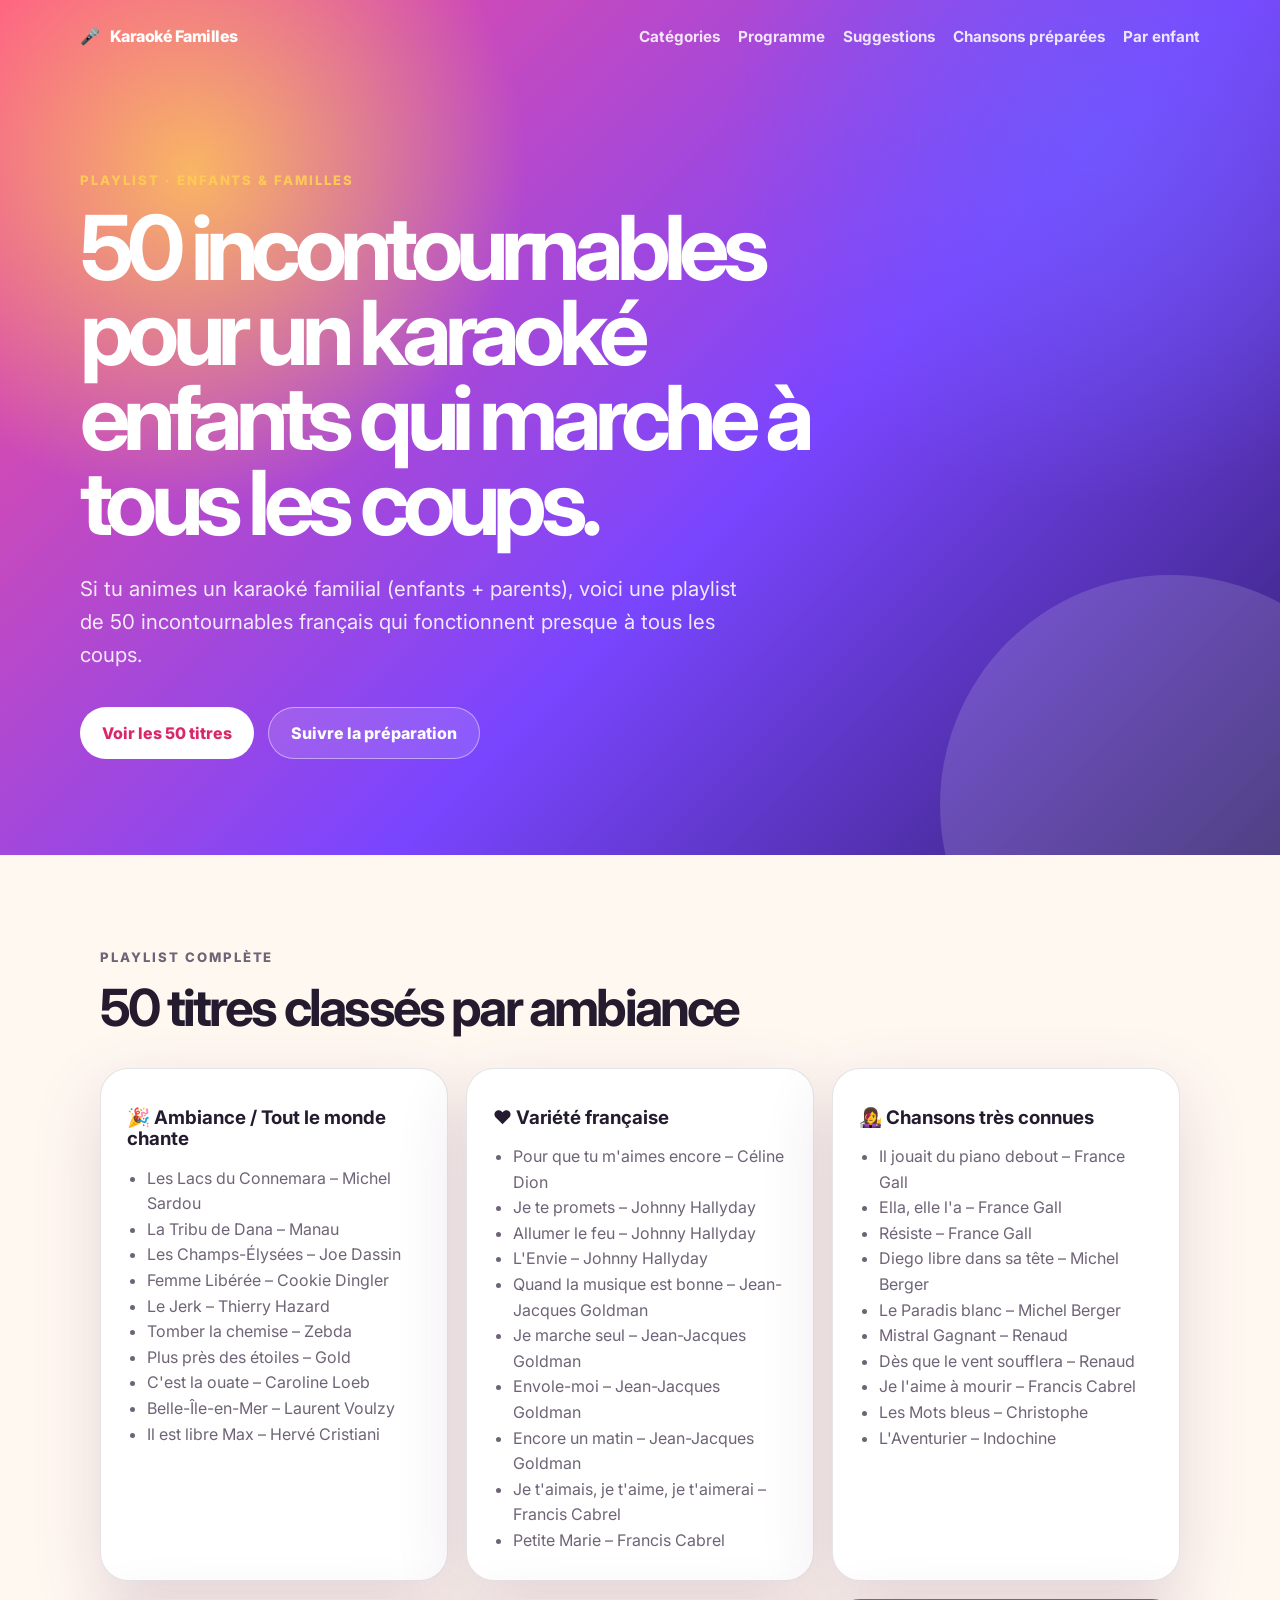
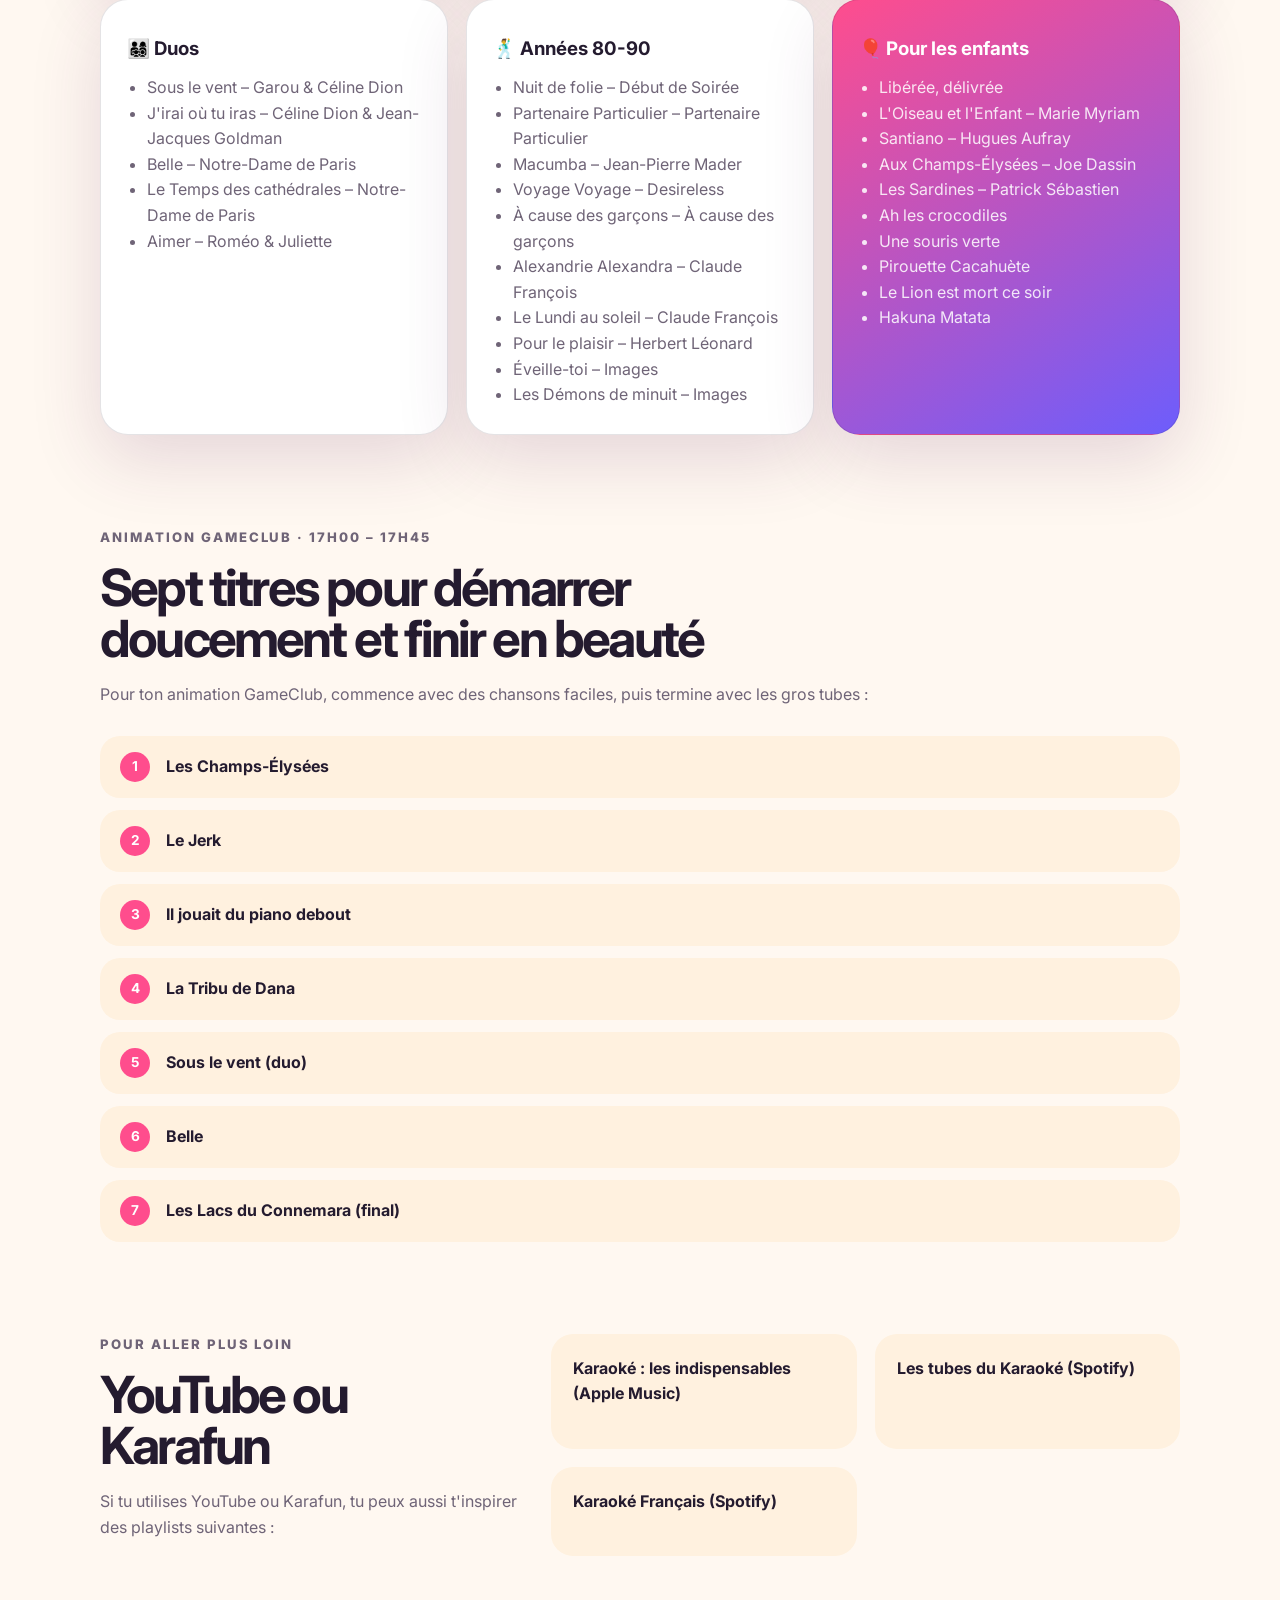
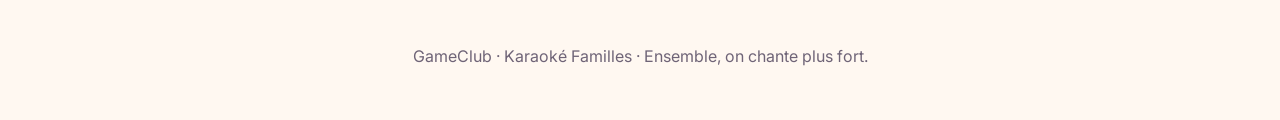
<file: index.html>
<!doctype html>
<html lang="fr">
  <head>
    <meta charset="utf-8" />
    <meta name="viewport" content="width=device-width, initial-scale=1" />
    <meta
      name="description"
      content="Playlist Karaoké Enfants : 50 titres français incontournables pour animer un karaoké familial, avec un programme prêt à l'emploi pour le GameClub."
    />
    <title>Playlist Karaoké Enfants – GameClub</title>
    <link rel="preconnect" href="https://fonts.googleapis.com" />
    <link rel="preconnect" href="https://fonts.gstatic.com" crossorigin />
    <link
      href="https://fonts.googleapis.com/css2?family=Inter:wght@400;600;700;800&display=swap"
      rel="stylesheet"
    />
    <link rel="stylesheet" href="styles.css" />
  </head>
  <body>
    <header class="hero">
      <nav class="navbar" aria-label="Navigation principale">
        <a class="logo" href="index.html" aria-label="Retour à l'accueil">
          <span aria-hidden="true">🎤</span>
          <span>Karaoké Familles</span>
        </a>
        <div class="nav-links">
          <a href="#categories">Catégories</a>
          <a href="#programme">Programme</a>
          <a href="#suggestions">Suggestions</a>
          <a href="preparation.html">Chansons préparées</a>
          <a href="enfants.html">Par enfant</a>
        </div>
      </nav>

      <section id="top" class="hero-content">
        <p class="eyebrow">Playlist · Enfants & familles</p>
        <h1>50 incontournables pour un karaoké enfants qui marche à tous les coups.</h1>
        <p class="hero-text">
          Si tu animes un karaoké familial (enfants + parents), voici une
          playlist de 50 incontournables français qui fonctionnent presque à
          tous les coups.
        </p>
        <div class="hero-actions">
          <a class="button button-primary" href="#categories">Voir les 50 titres</a>
          <a class="button button-secondary" href="preparation.html">Suivre la préparation</a>
        </div>
      </section>
    </header>

    <main>
      <section id="categories" class="section playlist-section" aria-labelledby="categories-title">
        <p class="section-kicker">Playlist complète</p>
        <h2 id="categories-title">50 titres classés par ambiance</h2>
        <div class="playlist-grid category-grid">
          <article class="playlist-card">
            <h3>🎉 Ambiance / Tout le monde chante</h3>
            <ul>
              <li>Les Lacs du Connemara – Michel Sardou</li>
              <li>La Tribu de Dana – Manau</li>
              <li>Les Champs-Élysées – Joe Dassin</li>
              <li>Femme Libérée – Cookie Dingler</li>
              <li>Le Jerk – Thierry Hazard</li>
              <li>Tomber la chemise – Zebda</li>
              <li>Plus près des étoiles – Gold</li>
              <li>C'est la ouate – Caroline Loeb</li>
              <li>Belle-Île-en-Mer – Laurent Voulzy</li>
              <li>Il est libre Max – Hervé Cristiani</li>
            </ul>
          </article>
          <article class="playlist-card">
            <h3>❤️ Variété française</h3>
            <ul>
              <li>Pour que tu m'aimes encore – Céline Dion</li>
              <li>Je te promets – Johnny Hallyday</li>
              <li>Allumer le feu – Johnny Hallyday</li>
              <li>L'Envie – Johnny Hallyday</li>
              <li>Quand la musique est bonne – Jean-Jacques Goldman</li>
              <li>Je marche seul – Jean-Jacques Goldman</li>
              <li>Envole-moi – Jean-Jacques Goldman</li>
              <li>Encore un matin – Jean-Jacques Goldman</li>
              <li>Je t'aimais, je t'aime, je t'aimerai – Francis Cabrel</li>
              <li>Petite Marie – Francis Cabrel</li>
            </ul>
          </article>
          <article class="playlist-card">
            <h3>👩‍🎤 Chansons très connues</h3>
            <ul>
              <li>Il jouait du piano debout – France Gall</li>
              <li>Ella, elle l'a – France Gall</li>
              <li>Résiste – France Gall</li>
              <li>Diego libre dans sa tête – Michel Berger</li>
              <li>Le Paradis blanc – Michel Berger</li>
              <li>Mistral Gagnant – Renaud</li>
              <li>Dès que le vent soufflera – Renaud</li>
              <li>Je l'aime à mourir – Francis Cabrel</li>
              <li>Les Mots bleus – Christophe</li>
              <li>L'Aventurier – Indochine</li>
            </ul>
          </article>
          <article class="playlist-card">
            <h3>👨‍👩‍👧‍👦 Duos</h3>
            <ul>
              <li>Sous le vent – Garou & Céline Dion</li>
              <li>J'irai où tu iras – Céline Dion & Jean-Jacques Goldman</li>
              <li>Belle – Notre-Dame de Paris</li>
              <li>Le Temps des cathédrales – Notre-Dame de Paris</li>
              <li>Aimer – Roméo & Juliette</li>
            </ul>
          </article>
          <article class="playlist-card">
            <h3>🕺 Années 80-90</h3>
            <ul>
              <li>Nuit de folie – Début de Soirée</li>
              <li>Partenaire Particulier – Partenaire Particulier</li>
              <li>Macumba – Jean-Pierre Mader</li>
              <li>Voyage Voyage – Desireless</li>
              <li>À cause des garçons – À cause des garçons</li>
              <li>Alexandrie Alexandra – Claude François</li>
              <li>Le Lundi au soleil – Claude François</li>
              <li>Pour le plaisir – Herbert Léonard</li>
              <li>Éveille-toi – Images</li>
              <li>Les Démons de minuit – Images</li>
            </ul>
          </article>
          <article class="playlist-card highlight-card">
            <h3>🎈 Pour les enfants</h3>
            <ul>
              <li>Libérée, délivrée</li>
              <li>L'Oiseau et l'Enfant – Marie Myriam</li>
              <li>Santiano – Hugues Aufray</li>
              <li>Aux Champs-Élysées – Joe Dassin</li>
              <li>Les Sardines – Patrick Sébastien</li>
              <li>Ah les crocodiles</li>
              <li>Une souris verte</li>
              <li>Pirouette Cacahuète</li>
              <li>Le Lion est mort ce soir</li>
              <li>Hakuna Matata</li>
            </ul>
          </article>
        </div>
      </section>

      <section id="programme" class="section" aria-labelledby="programme-title">
        <p class="section-kicker">Animation GameClub · 17h00 – 17h45</p>
        <h2 id="programme-title">Sept titres pour démarrer doucement et finir en beauté</h2>
        <p>
          Pour ton animation GameClub, commence avec des chansons faciles,
          puis termine avec les gros tubes :
        </p>
        <ol class="numbered-list">
          <li>Les Champs-Élysées</li>
          <li>Le Jerk</li>
          <li>Il jouait du piano debout</li>
          <li>La Tribu de Dana</li>
          <li>Sous le vent (duo)</li>
          <li>Belle</li>
          <li>Les Lacs du Connemara (final)</li>
        </ol>
      </section>

      <section id="suggestions" class="section tips-section" aria-labelledby="suggestions-title">
        <div>
          <p class="section-kicker">Pour aller plus loin</p>
          <h2 id="suggestions-title">YouTube ou Karafun</h2>
          <p>
            Si tu utilises YouTube ou Karafun, tu peux aussi t'inspirer des
            playlists suivantes :
          </p>
        </div>
        <div class="tips-grid">
          <p>Karaoké : les indispensables (Apple Music)</p>
          <p>Les tubes du Karaoké (Spotify)</p>
          <p>Karaoké Français (Spotify)</p>
        </div>
      </section>
    </main>

    <footer class="footer">
      <p>GameClub · Karaoké Familles · Ensemble, on chante plus fort.</p>
    </footer>
  </body>
</html>
</file>
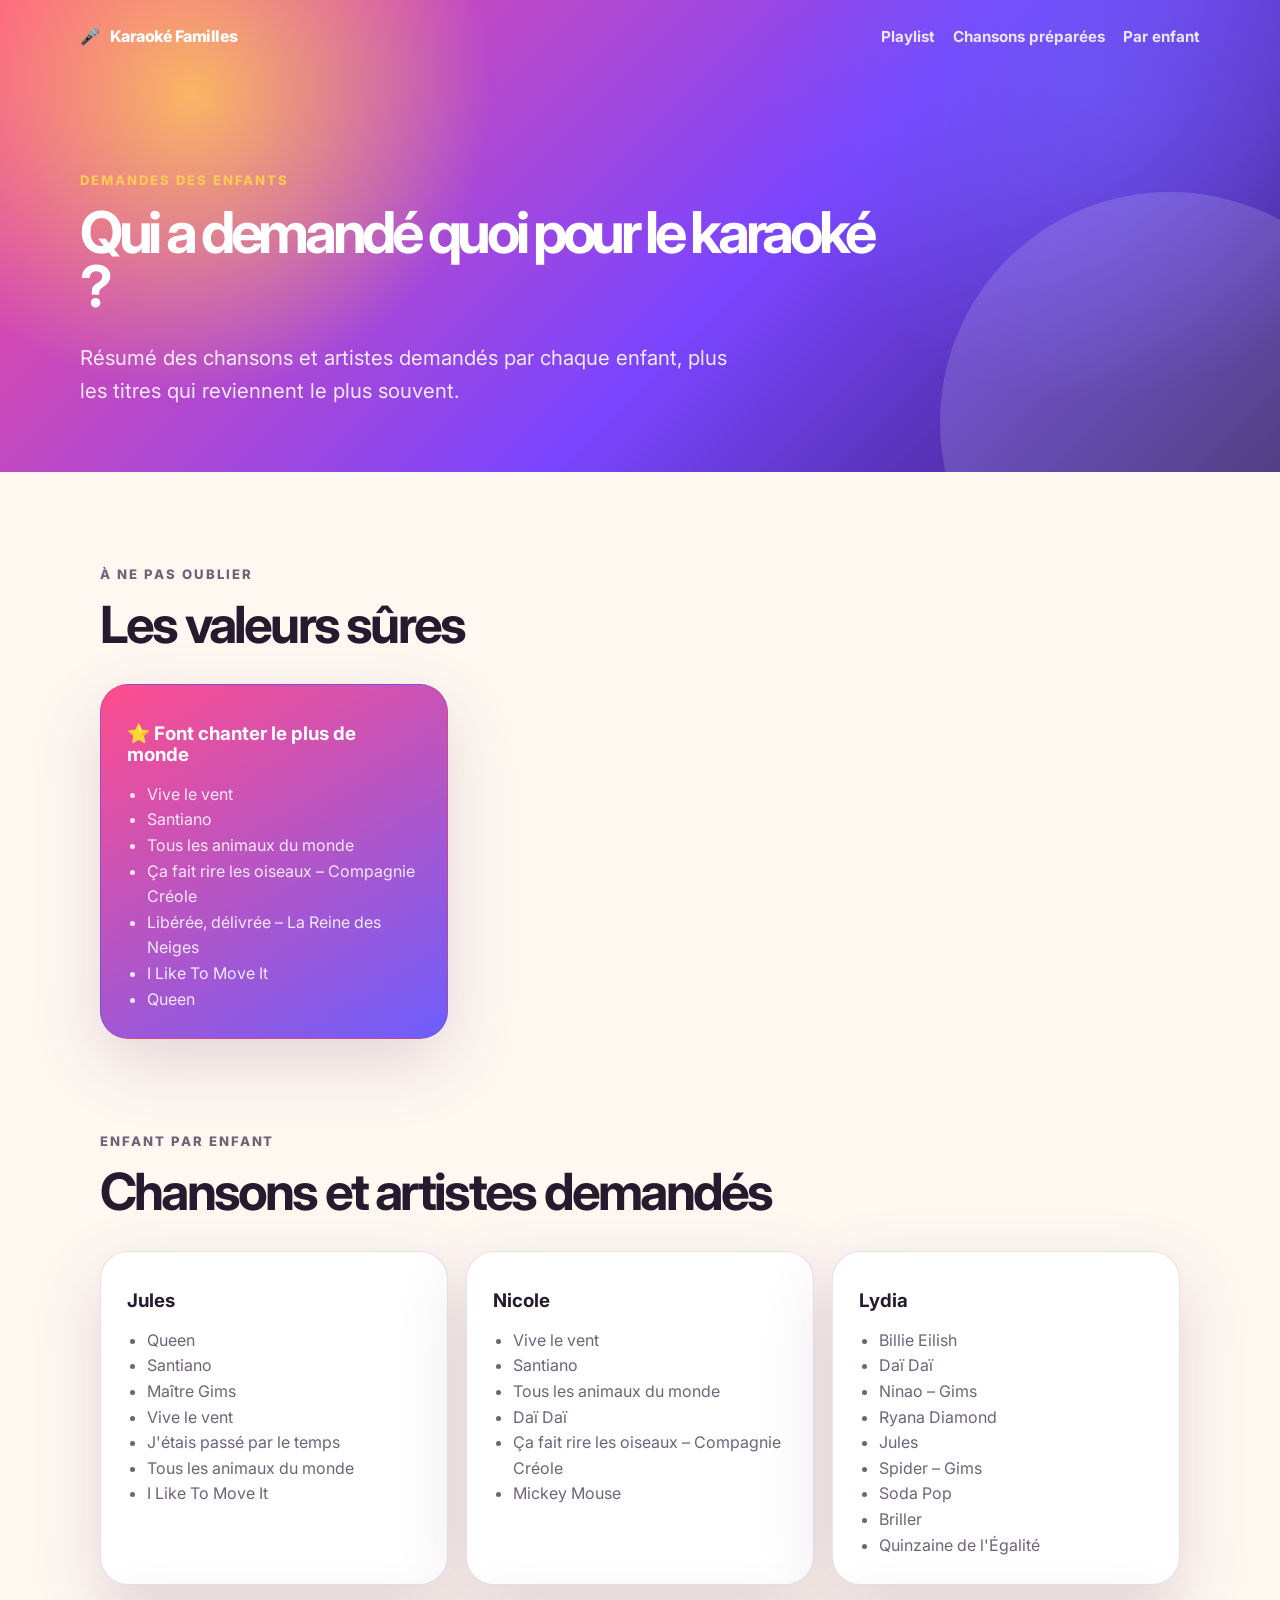
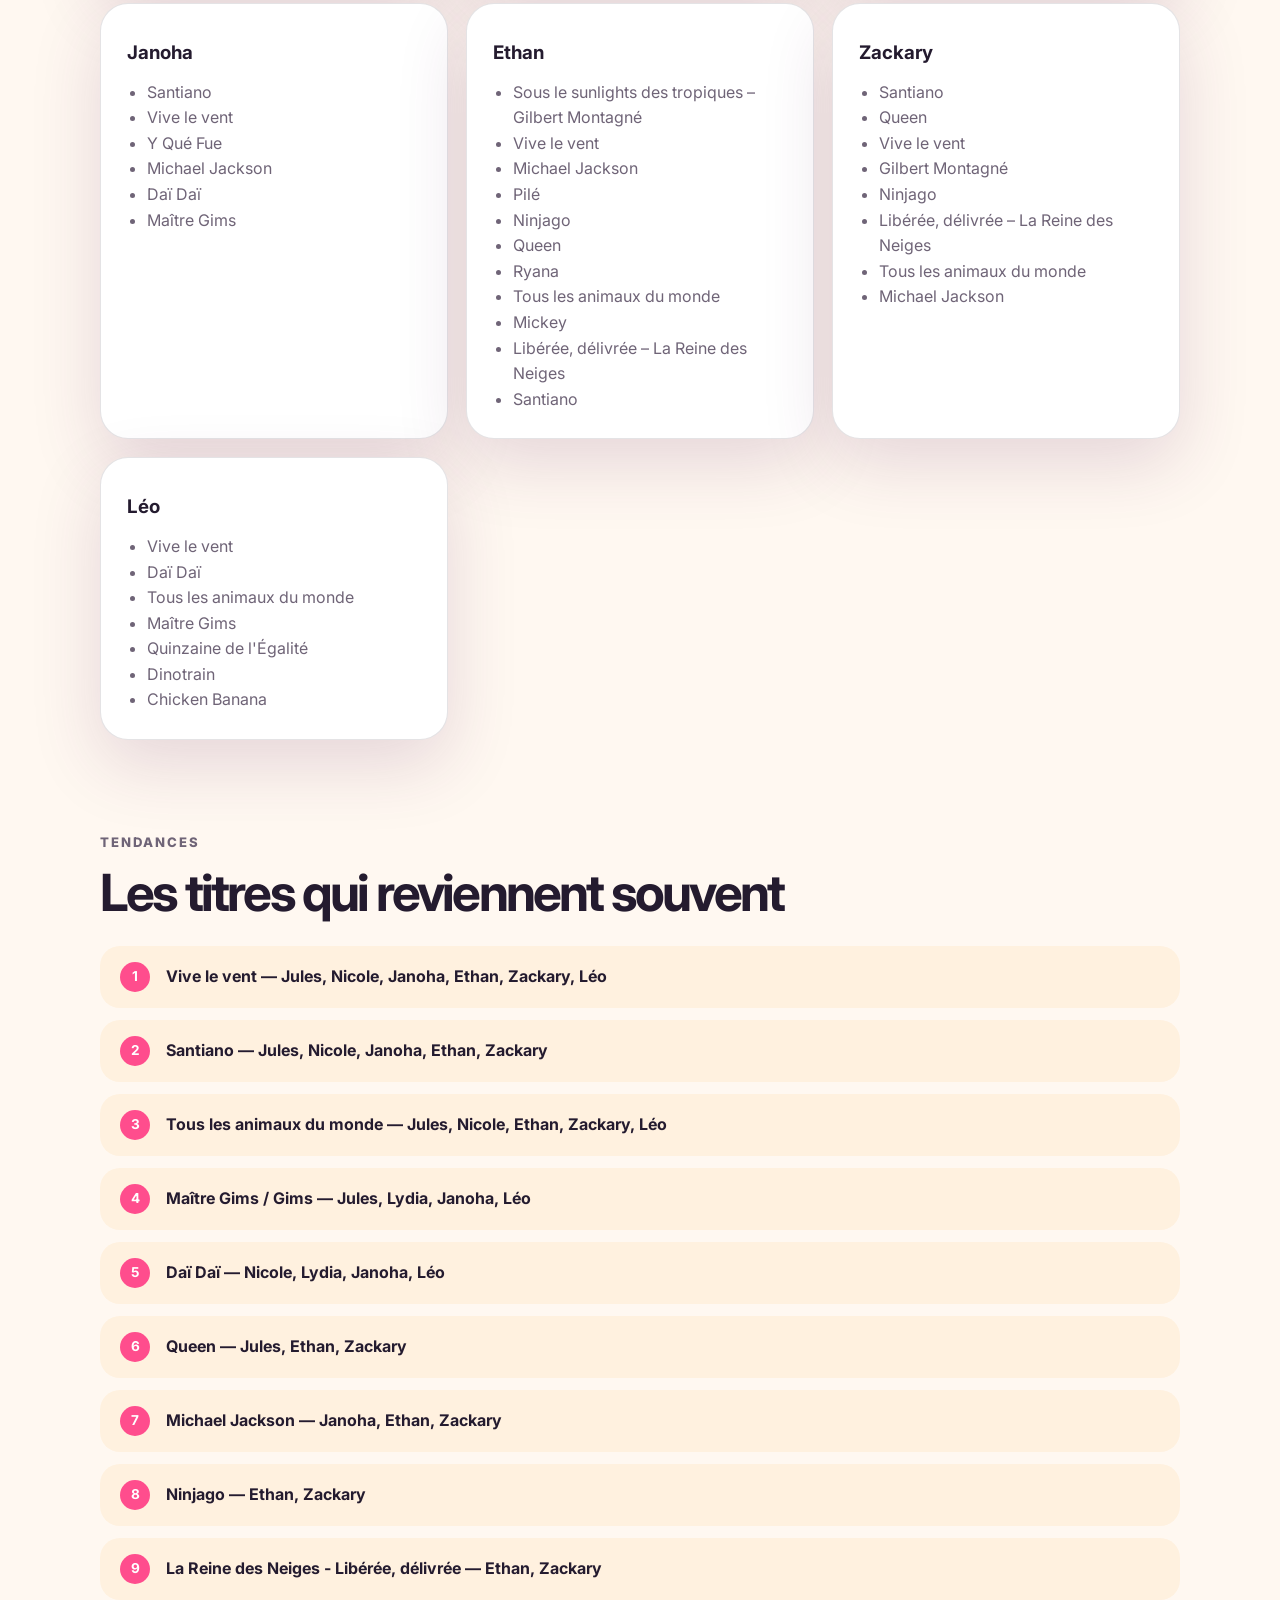
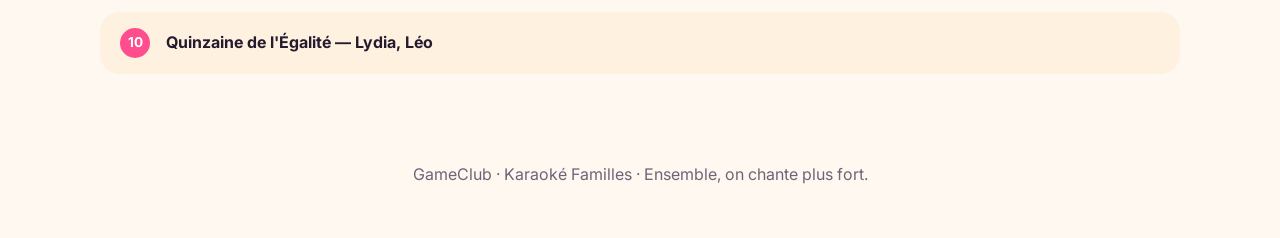
<file: enfants.html>
<!doctype html>
<html lang="fr">
  <head>
    <meta charset="utf-8" />
    <meta name="viewport" content="width=device-width, initial-scale=1" />
    <meta
      name="description"
      content="Chansons demandées par chaque enfant pour le karaoké GameClub, plus les valeurs sûres qui font chanter tout le monde."
    />
    <title>Chansons par enfant – Playlist Karaoké Enfants</title>
    <link rel="preconnect" href="https://fonts.googleapis.com" />
    <link rel="preconnect" href="https://fonts.gstatic.com" crossorigin />
    <link
      href="https://fonts.googleapis.com/css2?family=Inter:wght@400;600;700;800&display=swap"
      rel="stylesheet"
    />
    <link rel="stylesheet" href="styles.css" />
  </head>
  <body>
    <header class="hero hero-compact">
      <nav class="navbar" aria-label="Navigation principale">
        <a class="logo" href="index.html" aria-label="Retour à la playlist">
          <span aria-hidden="true">🎤</span>
          <span>Karaoké Familles</span>
        </a>
        <div class="nav-links">
          <a href="index.html">Playlist</a>
          <a href="preparation.html">Chansons préparées</a>
          <a href="enfants.html">Par enfant</a>
        </div>
      </nav>

      <section id="top" class="hero-content">
        <p class="eyebrow">Demandes des enfants</p>
        <h1>Qui a demandé quoi pour le karaoké ?</h1>
        <p class="hero-text">
          Résumé des chansons et artistes demandés par chaque enfant, plus les
          titres qui reviennent le plus souvent.
        </p>
      </section>
    </header>

    <main>
      <section id="valeurs-sures" class="section playlist-section" aria-labelledby="valeurs-sures-title">
        <p class="section-kicker">À ne pas oublier</p>
        <h2 id="valeurs-sures-title">Les valeurs sûres</h2>
        <div class="playlist-grid category-grid">
          <article class="playlist-card highlight-card">
            <h3>⭐ Font chanter le plus de monde</h3>
            <ul>
              <li>Vive le vent</li>
              <li>Santiano</li>
              <li>Tous les animaux du monde</li>
              <li>Ça fait rire les oiseaux – Compagnie Créole</li>
              <li>Libérée, délivrée – La Reine des Neiges</li>
              <li>I Like To Move It</li>
              <li>Queen</li>
            </ul>
          </article>
        </div>
      </section>

      <section id="par-enfant" class="section playlist-section" aria-labelledby="par-enfant-title">
        <p class="section-kicker">Enfant par enfant</p>
        <h2 id="par-enfant-title">Chansons et artistes demandés</h2>
        <div class="playlist-grid category-grid">
          <article class="playlist-card">
            <h3>Jules</h3>
            <ul>
              <li>Queen</li>
              <li>Santiano</li>
              <li>Maître Gims</li>
              <li>Vive le vent</li>
              <li>J'étais passé par le temps</li>
              <li>Tous les animaux du monde</li>
              <li>I Like To Move It</li>
            </ul>
          </article>
          <article class="playlist-card">
            <h3>Nicole</h3>
            <ul>
              <li>Vive le vent</li>
              <li>Santiano</li>
              <li>Tous les animaux du monde</li>
              <li>Daï Daï</li>
              <li>Ça fait rire les oiseaux – Compagnie Créole</li>
              <li>Mickey Mouse</li>
            </ul>
          </article>
          <article class="playlist-card">
            <h3>Lydia</h3>
            <ul>
              <li>Billie Eilish</li>
              <li>Daï Daï</li>
              <li>Ninao – Gims</li>
              <li>Ryana Diamond</li>
              <li>Jules</li>
              <li>Spider – Gims</li>
              <li>Soda Pop</li>
              <li>Briller</li>
              <li>Quinzaine de l'Égalité</li>
            </ul>
          </article>
          <article class="playlist-card">
            <h3>Janoha</h3>
            <ul>
              <li>Santiano</li>
              <li>Vive le vent</li>
              <li>Y Qué Fue</li>
              <li>Michael Jackson</li>
              <li>Daï Daï</li>
              <li>Maître Gims</li>
            </ul>
          </article>
          <article class="playlist-card">
            <h3>Ethan</h3>
            <ul>
              <li>Sous le sunlights des tropiques – Gilbert Montagné</li>
              <li>Vive le vent</li>
              <li>Michael Jackson</li>
              <li>Pilé</li>
              <li>Ninjago</li>
              <li>Queen</li>
              <li>Ryana</li>
              <li>Tous les animaux du monde</li>
              <li>Mickey</li>
              <li>Libérée, délivrée – La Reine des Neiges</li>
              <li>Santiano</li>
            </ul>
          </article>
          <article class="playlist-card">
            <h3>Zackary</h3>
            <ul>
              <li>Santiano</li>
              <li>Queen</li>
              <li>Vive le vent</li>
              <li>Gilbert Montagné</li>
              <li>Ninjago</li>
              <li>Libérée, délivrée – La Reine des Neiges</li>
              <li>Tous les animaux du monde</li>
              <li>Michael Jackson</li>
            </ul>
          </article>
          <article class="playlist-card">
            <h3>Léo</h3>
            <ul>
              <li>Vive le vent</li>
              <li>Daï Daï</li>
              <li>Tous les animaux du monde</li>
              <li>Maître Gims</li>
              <li>Quinzaine de l'Égalité</li>
              <li>Dinotrain</li>
              <li>Chicken Banana</li>
            </ul>
          </article>
        </div>
      </section>

      <section id="frequence" class="section" aria-labelledby="frequence-title">
        <p class="section-kicker">Tendances</p>
        <h2 id="frequence-title">Les titres qui reviennent souvent</h2>
        <ol class="numbered-list">
          <li>Vive le vent — Jules, Nicole, Janoha, Ethan, Zackary, Léo</li>
          <li>Santiano — Jules, Nicole, Janoha, Ethan, Zackary</li>
          <li>Tous les animaux du monde — Jules, Nicole, Ethan, Zackary, Léo</li>
          <li>Maître Gims / Gims — Jules, Lydia, Janoha, Léo</li>
          <li>Daï Daï — Nicole, Lydia, Janoha, Léo</li>
          <li>Queen — Jules, Ethan, Zackary</li>
          <li>Michael Jackson — Janoha, Ethan, Zackary</li>
          <li>Ninjago — Ethan, Zackary</li>
          <li>La Reine des Neiges - Libérée, délivrée — Ethan, Zackary</li>
          <li>Quinzaine de l'Égalité — Lydia, Léo</li>
        </ol>
      </section>
    </main>

    <footer class="footer">
      <p>GameClub · Karaoké Familles · Ensemble, on chante plus fort.</p>
    </footer>
  </body>
</html>
</file>
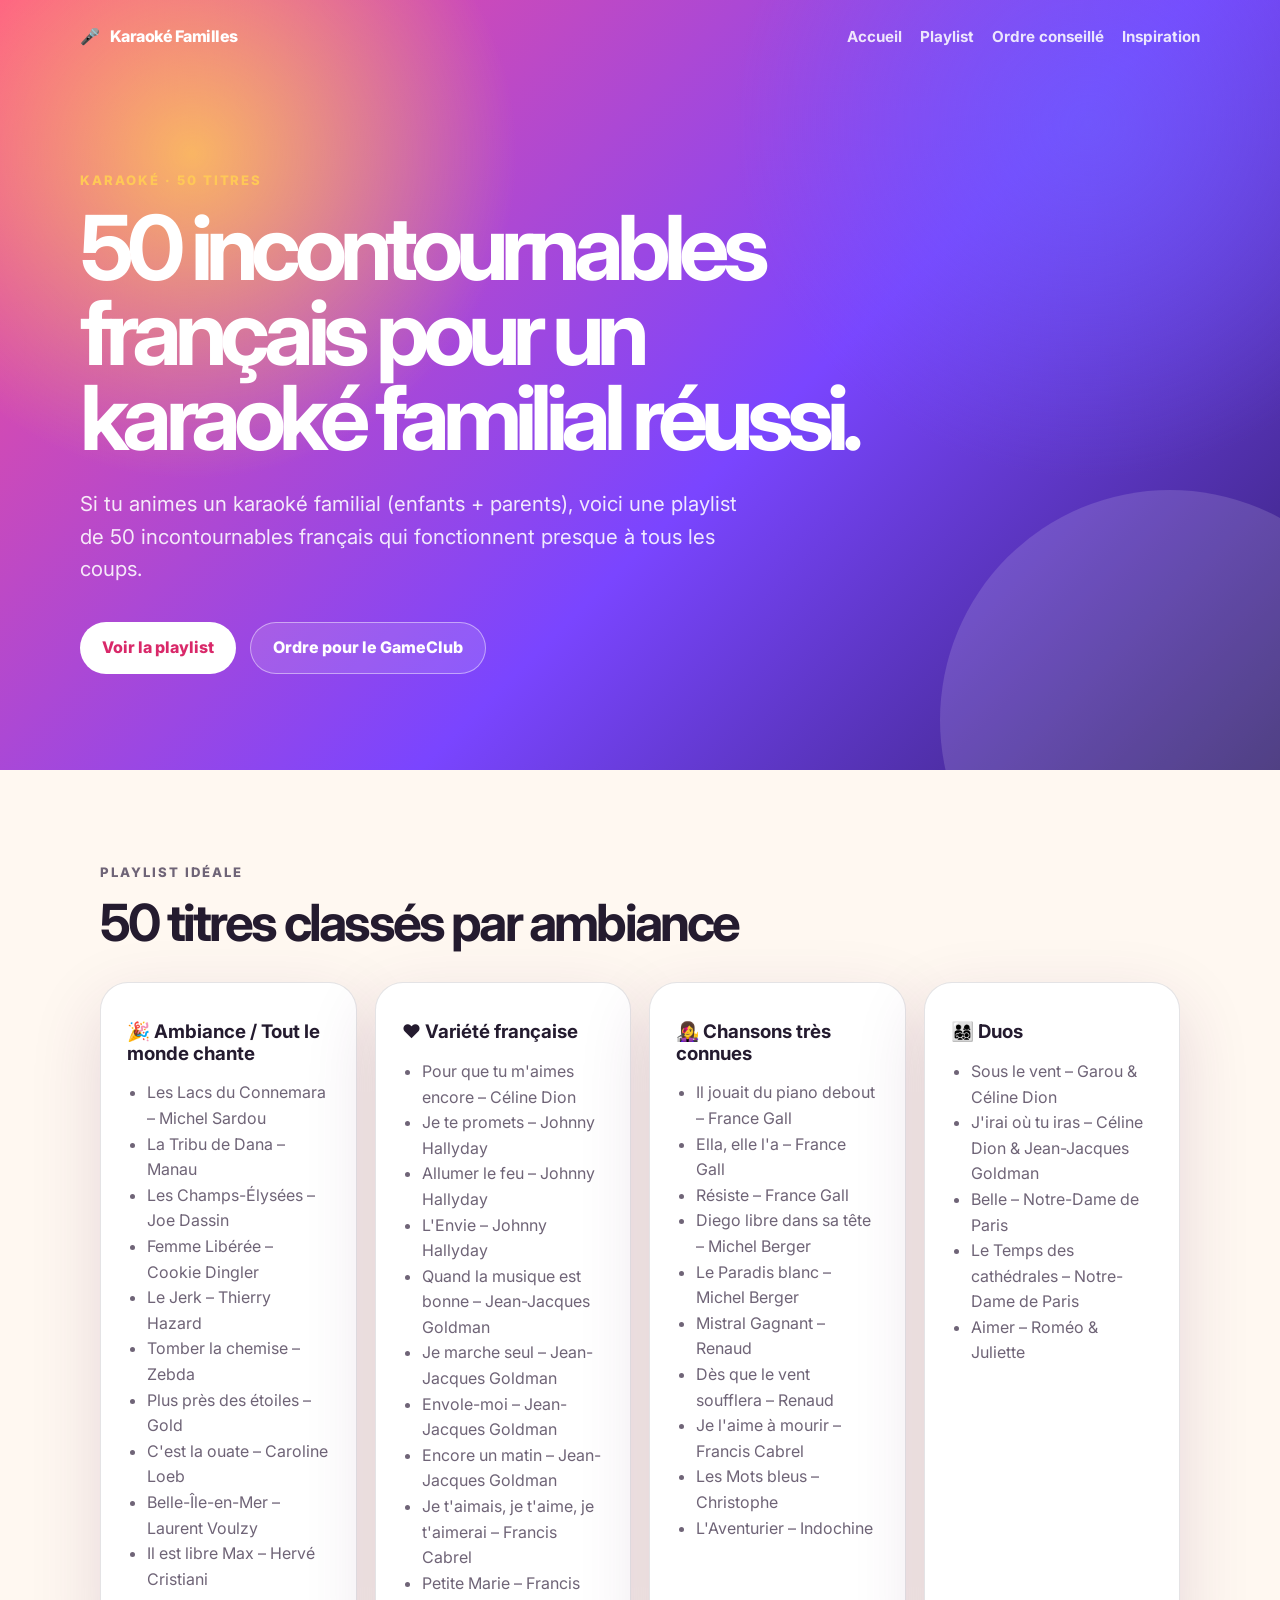
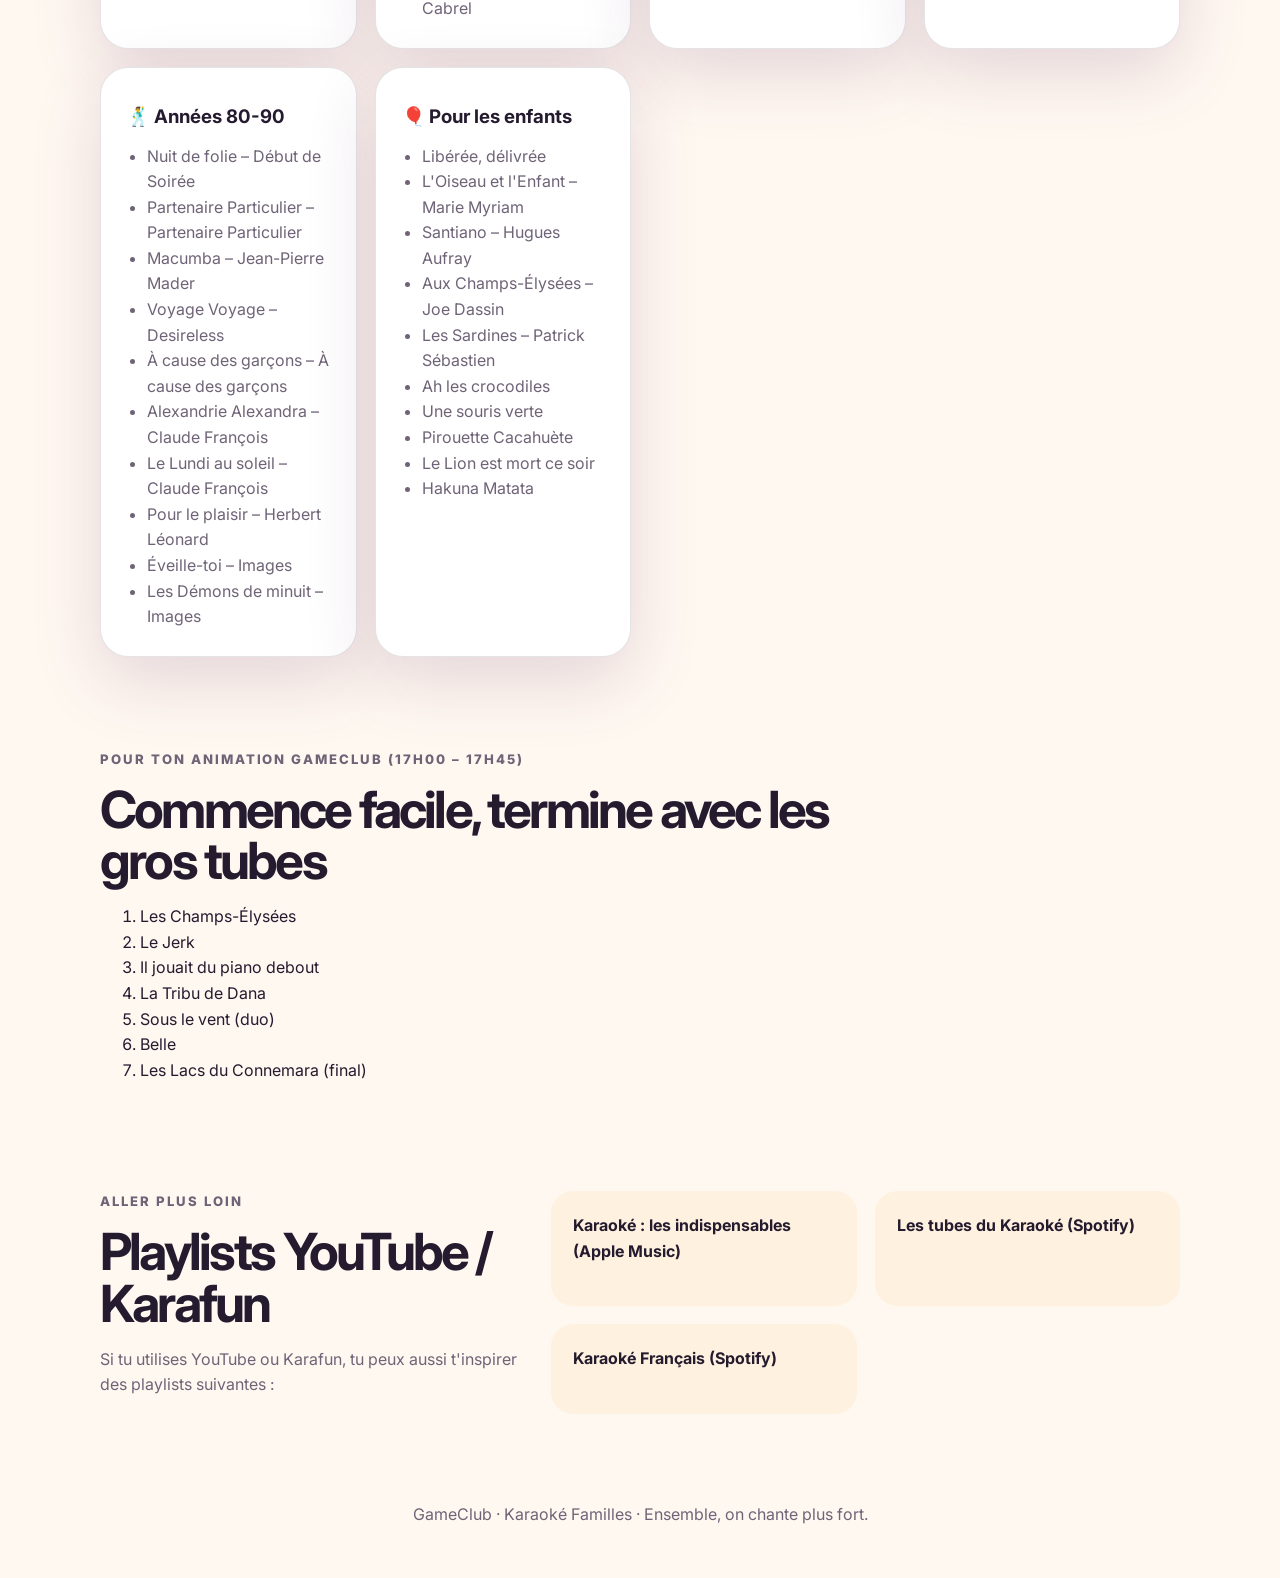
<file: karaoke.html>
<!doctype html>
<html lang="fr">
  <head>
    <meta charset="utf-8" />
    <meta name="viewport" content="width=device-width, initial-scale=1" />
    <meta
      name="description"
      content="Playlist karaoké familiale : 50 incontournables français classés par ambiance, plus un ordre de passage conseillé pour l'animation GameClub."
    />
    <title>Playlist Karaoké – 50 incontournables français</title>
    <link rel="preconnect" href="https://fonts.googleapis.com" />
    <link rel="preconnect" href="https://fonts.gstatic.com" crossorigin />
    <link
      href="https://fonts.googleapis.com/css2?family=Inter:wght@400;600;700;800&display=swap"
      rel="stylesheet"
    />
    <link rel="stylesheet" href="styles.css" />
  </head>
  <body>
    <header class="hero">
      <nav class="navbar" aria-label="Navigation principale">
        <a class="logo" href="index.html" aria-label="Retour à l'accueil">
          <span aria-hidden="true">🎤</span>
          <span>Karaoké Familles</span>
        </a>
        <div class="nav-links">
          <a href="index.html">Accueil</a>
          <a href="#playlist">Playlist</a>
          <a href="#ordre">Ordre conseillé</a>
          <a href="#inspiration">Inspiration</a>
        </div>
      </nav>

      <section id="top" class="hero-content">
        <p class="eyebrow">Karaoké · 50 titres</p>
        <h1>50 incontournables français pour un karaoké familial réussi.</h1>
        <p class="hero-text">
          Si tu animes un karaoké familial (enfants + parents), voici une
          playlist de 50 incontournables français qui fonctionnent presque à
          tous les coups.
        </p>
        <div class="hero-actions">
          <a class="button button-primary" href="#playlist">Voir la playlist</a>
          <a class="button button-secondary" href="#ordre">Ordre pour le GameClub</a>
        </div>
      </section>
    </header>

    <main>
      <section id="playlist" class="section playlist-section" aria-labelledby="playlist-title">
        <p class="section-kicker">Playlist idéale</p>
        <h2 id="playlist-title">50 titres classés par ambiance</h2>
        <div class="playlist-grid">
          <article class="playlist-card">
            <h3>🎉 Ambiance / Tout le monde chante</h3>
            <ul>
              <li>Les Lacs du Connemara – Michel Sardou</li>
              <li>La Tribu de Dana – Manau</li>
              <li>Les Champs-Élysées – Joe Dassin</li>
              <li>Femme Libérée – Cookie Dingler</li>
              <li>Le Jerk – Thierry Hazard</li>
              <li>Tomber la chemise – Zebda</li>
              <li>Plus près des étoiles – Gold</li>
              <li>C'est la ouate – Caroline Loeb</li>
              <li>Belle-Île-en-Mer – Laurent Voulzy</li>
              <li>Il est libre Max – Hervé Cristiani</li>
            </ul>
          </article>
          <article class="playlist-card">
            <h3>❤️ Variété française</h3>
            <ul>
              <li>Pour que tu m'aimes encore – Céline Dion</li>
              <li>Je te promets – Johnny Hallyday</li>
              <li>Allumer le feu – Johnny Hallyday</li>
              <li>L'Envie – Johnny Hallyday</li>
              <li>Quand la musique est bonne – Jean-Jacques Goldman</li>
              <li>Je marche seul – Jean-Jacques Goldman</li>
              <li>Envole-moi – Jean-Jacques Goldman</li>
              <li>Encore un matin – Jean-Jacques Goldman</li>
              <li>Je t'aimais, je t'aime, je t'aimerai – Francis Cabrel</li>
              <li>Petite Marie – Francis Cabrel</li>
            </ul>
          </article>
          <article class="playlist-card">
            <h3>👩‍🎤 Chansons très connues</h3>
            <ul>
              <li>Il jouait du piano debout – France Gall</li>
              <li>Ella, elle l'a – France Gall</li>
              <li>Résiste – France Gall</li>
              <li>Diego libre dans sa tête – Michel Berger</li>
              <li>Le Paradis blanc – Michel Berger</li>
              <li>Mistral Gagnant – Renaud</li>
              <li>Dès que le vent soufflera – Renaud</li>
              <li>Je l'aime à mourir – Francis Cabrel</li>
              <li>Les Mots bleus – Christophe</li>
              <li>L'Aventurier – Indochine</li>
            </ul>
          </article>
          <article class="playlist-card">
            <h3>👨‍👩‍👧‍👦 Duos</h3>
            <ul>
              <li>Sous le vent – Garou & Céline Dion</li>
              <li>J'irai où tu iras – Céline Dion & Jean-Jacques Goldman</li>
              <li>Belle – Notre-Dame de Paris</li>
              <li>Le Temps des cathédrales – Notre-Dame de Paris</li>
              <li>Aimer – Roméo & Juliette</li>
            </ul>
          </article>
          <article class="playlist-card">
            <h3>🕺 Années 80-90</h3>
            <ul>
              <li>Nuit de folie – Début de Soirée</li>
              <li>Partenaire Particulier – Partenaire Particulier</li>
              <li>Macumba – Jean-Pierre Mader</li>
              <li>Voyage Voyage – Desireless</li>
              <li>À cause des garçons – À cause des garçons</li>
              <li>Alexandrie Alexandra – Claude François</li>
              <li>Le Lundi au soleil – Claude François</li>
              <li>Pour le plaisir – Herbert Léonard</li>
              <li>Éveille-toi – Images</li>
              <li>Les Démons de minuit – Images</li>
            </ul>
          </article>
          <article class="playlist-card">
            <h3>🎈 Pour les enfants</h3>
            <ul>
              <li>Libérée, délivrée</li>
              <li>L'Oiseau et l'Enfant – Marie Myriam</li>
              <li>Santiano – Hugues Aufray</li>
              <li>Aux Champs-Élysées – Joe Dassin</li>
              <li>Les Sardines – Patrick Sébastien</li>
              <li>Ah les crocodiles</li>
              <li>Une souris verte</li>
              <li>Pirouette Cacahuète</li>
              <li>Le Lion est mort ce soir</li>
              <li>Hakuna Matata</li>
            </ul>
          </article>
        </div>
      </section>

      <section id="ordre" class="section" aria-labelledby="ordre-title">
        <p class="section-kicker">Pour ton animation GameClub (17h00 – 17h45)</p>
        <h2 id="ordre-title">Commence facile, termine avec les gros tubes</h2>
        <ol class="check-list order-list">
          <li>Les Champs-Élysées</li>
          <li>Le Jerk</li>
          <li>Il jouait du piano debout</li>
          <li>La Tribu de Dana</li>
          <li>Sous le vent (duo)</li>
          <li>Belle</li>
          <li>Les Lacs du Connemara (final)</li>
        </ol>
      </section>

      <section id="inspiration" class="section tips-section" aria-labelledby="inspiration-title">
        <div>
          <p class="section-kicker">Aller plus loin</p>
          <h2 id="inspiration-title">Playlists YouTube / Karafun</h2>
          <p>
            Si tu utilises YouTube ou Karafun, tu peux aussi t'inspirer des
            playlists suivantes :
          </p>
        </div>
        <div class="tips-grid">
          <p>Karaoké : les indispensables (Apple Music)</p>
          <p>Les tubes du Karaoké (Spotify)</p>
          <p>Karaoké Français (Spotify)</p>
        </div>
      </section>
    </main>

    <footer class="footer">
      <p>GameClub · Karaoké Familles · Ensemble, on chante plus fort.</p>
    </footer>
  </body>
</html>
</file>
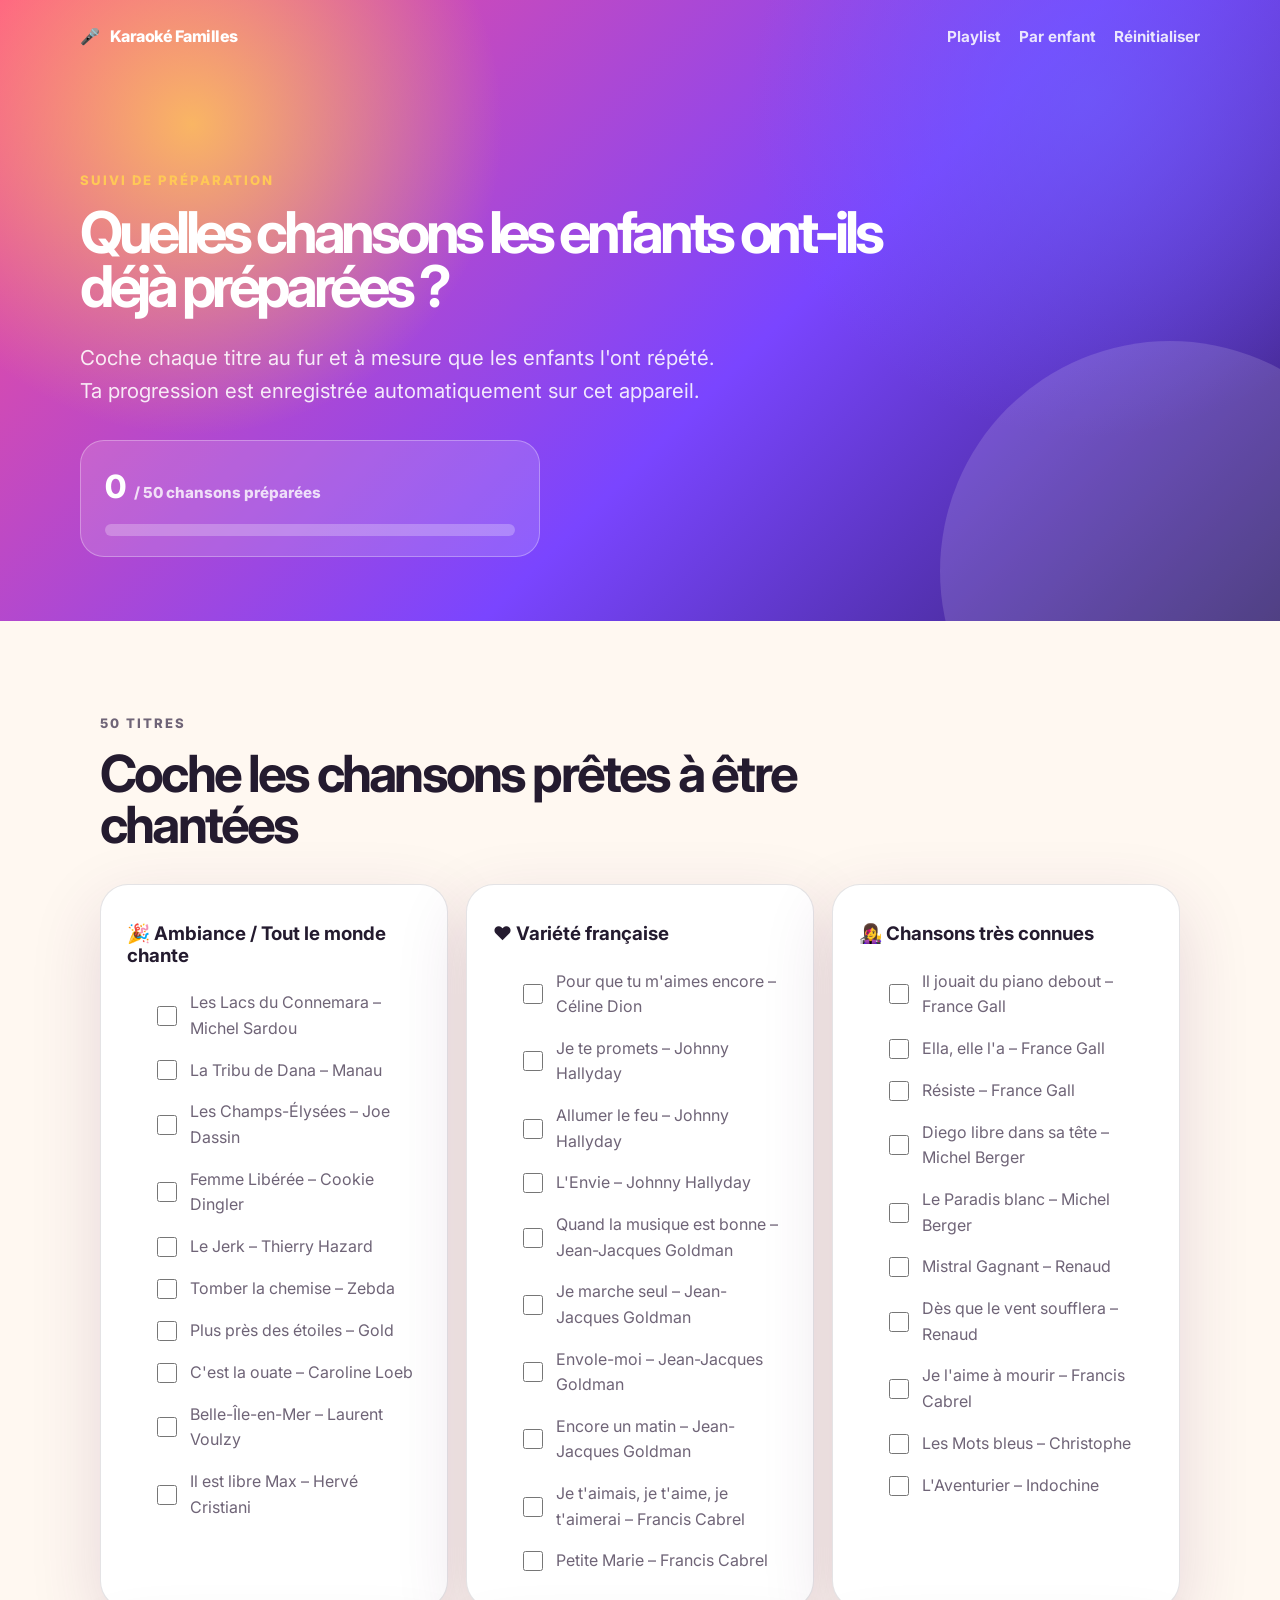
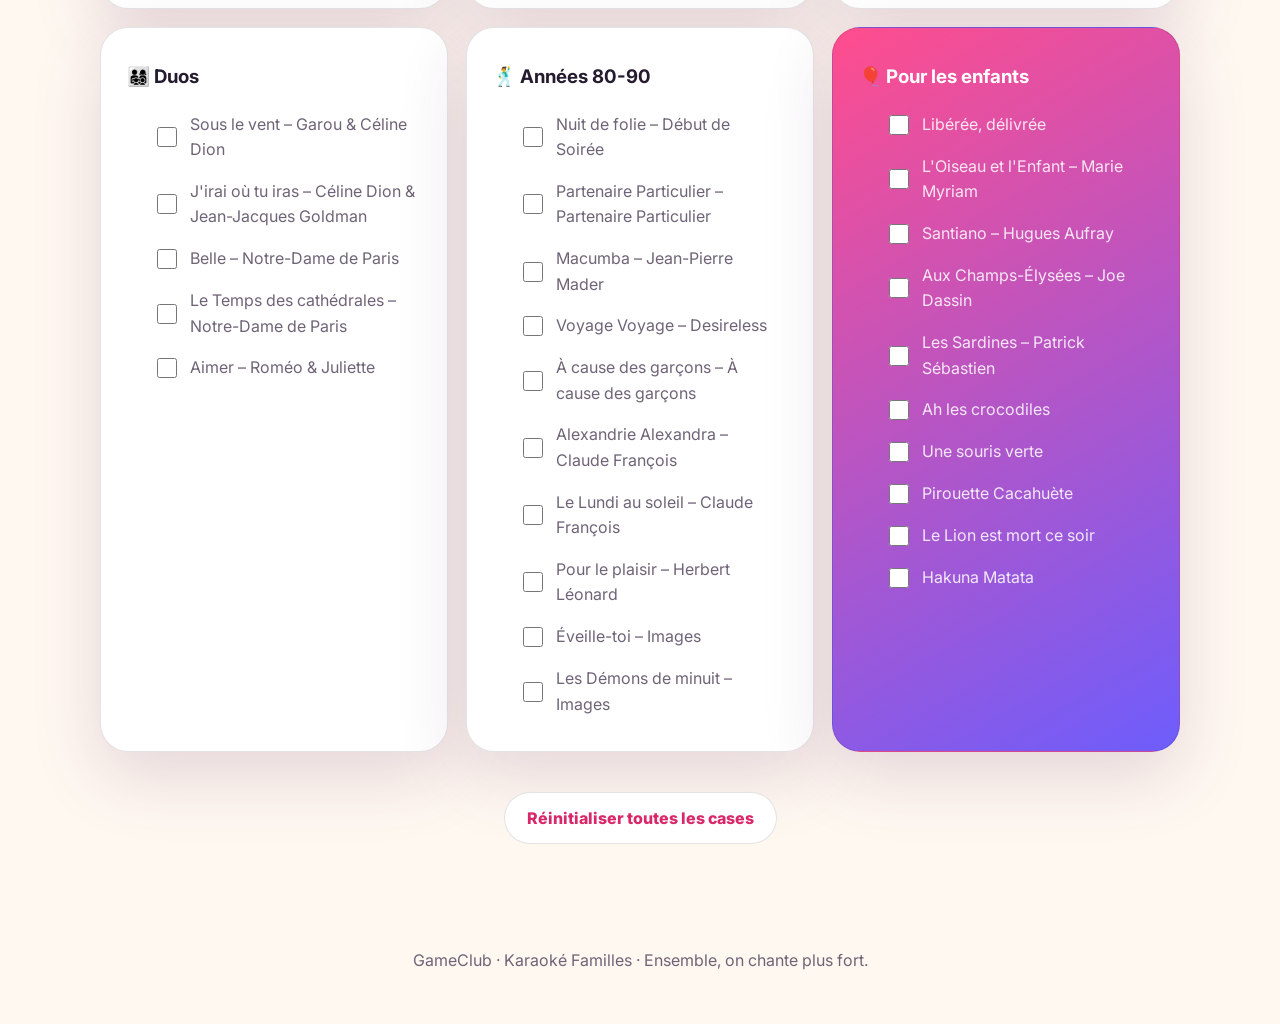
<file: preparation.html>
<!doctype html>
<html lang="fr">
  <head>
    <meta charset="utf-8" />
    <meta name="viewport" content="width=device-width, initial-scale=1" />
    <meta
      name="description"
      content="Suivi de préparation : coche les chansons que les enfants ont déjà préparées parmi les 50 titres de la playlist karaoké."
    />
    <title>Chansons préparées – Playlist Karaoké Enfants</title>
    <link rel="preconnect" href="https://fonts.googleapis.com" />
    <link rel="preconnect" href="https://fonts.gstatic.com" crossorigin />
    <link
      href="https://fonts.googleapis.com/css2?family=Inter:wght@400;600;700;800&display=swap"
      rel="stylesheet"
    />
    <link rel="stylesheet" href="styles.css" />
  </head>
  <body>
    <header class="hero hero-compact">
      <nav class="navbar" aria-label="Navigation principale">
        <a class="logo" href="index.html" aria-label="Retour à la playlist">
          <span aria-hidden="true">🎤</span>
          <span>Karaoké Familles</span>
        </a>
        <div class="nav-links">
          <a href="index.html">Playlist</a>
          <a href="enfants.html">Par enfant</a>
          <a href="#reset">Réinitialiser</a>
        </div>
      </nav>

      <section id="top" class="hero-content">
        <p class="eyebrow">Suivi de préparation</p>
        <h1>Quelles chansons les enfants ont-ils déjà préparées ?</h1>
        <p class="hero-text">
          Coche chaque titre au fur et à mesure que les enfants l'ont répété.
          Ta progression est enregistrée automatiquement sur cet appareil.
        </p>
        <div class="progress-card" aria-live="polite">
          <div class="progress-numbers">
            <span id="progress-count">0</span>
            <span class="progress-total">/ 50 chansons préparées</span>
          </div>
          <div class="progress-bar-track">
            <div class="progress-bar-fill" id="progress-bar-fill"></div>
          </div>
        </div>
      </section>
    </header>

    <main>
      <section class="section playlist-section" aria-labelledby="prep-title">
        <p class="section-kicker">50 titres</p>
        <h2 id="prep-title">Coche les chansons prêtes à être chantées</h2>
        <div class="playlist-grid category-grid song-check-grid">
          <article class="playlist-card">
            <h3>🎉 Ambiance / Tout le monde chante</h3>
            <ul class="song-checklist">
              <li><label><input type="checkbox" data-song="Les Lacs du Connemara – Michel Sardou" /><span>Les Lacs du Connemara – Michel Sardou</span></label></li>
              <li><label><input type="checkbox" data-song="La Tribu de Dana – Manau" /><span>La Tribu de Dana – Manau</span></label></li>
              <li><label><input type="checkbox" data-song="Les Champs-Élysées – Joe Dassin" /><span>Les Champs-Élysées – Joe Dassin</span></label></li>
              <li><label><input type="checkbox" data-song="Femme Libérée – Cookie Dingler" /><span>Femme Libérée – Cookie Dingler</span></label></li>
              <li><label><input type="checkbox" data-song="Le Jerk – Thierry Hazard" /><span>Le Jerk – Thierry Hazard</span></label></li>
              <li><label><input type="checkbox" data-song="Tomber la chemise – Zebda" /><span>Tomber la chemise – Zebda</span></label></li>
              <li><label><input type="checkbox" data-song="Plus près des étoiles – Gold" /><span>Plus près des étoiles – Gold</span></label></li>
              <li><label><input type="checkbox" data-song="C'est la ouate – Caroline Loeb" /><span>C'est la ouate – Caroline Loeb</span></label></li>
              <li><label><input type="checkbox" data-song="Belle-Île-en-Mer – Laurent Voulzy" /><span>Belle-Île-en-Mer – Laurent Voulzy</span></label></li>
              <li><label><input type="checkbox" data-song="Il est libre Max – Hervé Cristiani" /><span>Il est libre Max – Hervé Cristiani</span></label></li>
            </ul>
          </article>
          <article class="playlist-card">
            <h3>❤️ Variété française</h3>
            <ul class="song-checklist">
              <li><label><input type="checkbox" data-song="Pour que tu m'aimes encore – Céline Dion" /><span>Pour que tu m'aimes encore – Céline Dion</span></label></li>
              <li><label><input type="checkbox" data-song="Je te promets – Johnny Hallyday" /><span>Je te promets – Johnny Hallyday</span></label></li>
              <li><label><input type="checkbox" data-song="Allumer le feu – Johnny Hallyday" /><span>Allumer le feu – Johnny Hallyday</span></label></li>
              <li><label><input type="checkbox" data-song="L'Envie – Johnny Hallyday" /><span>L'Envie – Johnny Hallyday</span></label></li>
              <li><label><input type="checkbox" data-song="Quand la musique est bonne – Jean-Jacques Goldman" /><span>Quand la musique est bonne – Jean-Jacques Goldman</span></label></li>
              <li><label><input type="checkbox" data-song="Je marche seul – Jean-Jacques Goldman" /><span>Je marche seul – Jean-Jacques Goldman</span></label></li>
              <li><label><input type="checkbox" data-song="Envole-moi – Jean-Jacques Goldman" /><span>Envole-moi – Jean-Jacques Goldman</span></label></li>
              <li><label><input type="checkbox" data-song="Encore un matin – Jean-Jacques Goldman" /><span>Encore un matin – Jean-Jacques Goldman</span></label></li>
              <li><label><input type="checkbox" data-song="Je t'aimais, je t'aime, je t'aimerai – Francis Cabrel" /><span>Je t'aimais, je t'aime, je t'aimerai – Francis Cabrel</span></label></li>
              <li><label><input type="checkbox" data-song="Petite Marie – Francis Cabrel" /><span>Petite Marie – Francis Cabrel</span></label></li>
            </ul>
          </article>
          <article class="playlist-card">
            <h3>👩‍🎤 Chansons très connues</h3>
            <ul class="song-checklist">
              <li><label><input type="checkbox" data-song="Il jouait du piano debout – France Gall" /><span>Il jouait du piano debout – France Gall</span></label></li>
              <li><label><input type="checkbox" data-song="Ella, elle l'a – France Gall" /><span>Ella, elle l'a – France Gall</span></label></li>
              <li><label><input type="checkbox" data-song="Résiste – France Gall" /><span>Résiste – France Gall</span></label></li>
              <li><label><input type="checkbox" data-song="Diego libre dans sa tête – Michel Berger" /><span>Diego libre dans sa tête – Michel Berger</span></label></li>
              <li><label><input type="checkbox" data-song="Le Paradis blanc – Michel Berger" /><span>Le Paradis blanc – Michel Berger</span></label></li>
              <li><label><input type="checkbox" data-song="Mistral Gagnant – Renaud" /><span>Mistral Gagnant – Renaud</span></label></li>
              <li><label><input type="checkbox" data-song="Dès que le vent soufflera – Renaud" /><span>Dès que le vent soufflera – Renaud</span></label></li>
              <li><label><input type="checkbox" data-song="Je l'aime à mourir – Francis Cabrel" /><span>Je l'aime à mourir – Francis Cabrel</span></label></li>
              <li><label><input type="checkbox" data-song="Les Mots bleus – Christophe" /><span>Les Mots bleus – Christophe</span></label></li>
              <li><label><input type="checkbox" data-song="L'Aventurier – Indochine" /><span>L'Aventurier – Indochine</span></label></li>
            </ul>
          </article>
          <article class="playlist-card">
            <h3>👨‍👩‍👧‍👦 Duos</h3>
            <ul class="song-checklist">
              <li><label><input type="checkbox" data-song="Sous le vent – Garou &amp; Céline Dion" /><span>Sous le vent – Garou &amp; Céline Dion</span></label></li>
              <li><label><input type="checkbox" data-song="J'irai où tu iras – Céline Dion &amp; Jean-Jacques Goldman" /><span>J'irai où tu iras – Céline Dion &amp; Jean-Jacques Goldman</span></label></li>
              <li><label><input type="checkbox" data-song="Belle – Notre-Dame de Paris" /><span>Belle – Notre-Dame de Paris</span></label></li>
              <li><label><input type="checkbox" data-song="Le Temps des cathédrales – Notre-Dame de Paris" /><span>Le Temps des cathédrales – Notre-Dame de Paris</span></label></li>
              <li><label><input type="checkbox" data-song="Aimer – Roméo &amp; Juliette" /><span>Aimer – Roméo &amp; Juliette</span></label></li>
            </ul>
          </article>
          <article class="playlist-card">
            <h3>🕺 Années 80-90</h3>
            <ul class="song-checklist">
              <li><label><input type="checkbox" data-song="Nuit de folie – Début de Soirée" /><span>Nuit de folie – Début de Soirée</span></label></li>
              <li><label><input type="checkbox" data-song="Partenaire Particulier – Partenaire Particulier" /><span>Partenaire Particulier – Partenaire Particulier</span></label></li>
              <li><label><input type="checkbox" data-song="Macumba – Jean-Pierre Mader" /><span>Macumba – Jean-Pierre Mader</span></label></li>
              <li><label><input type="checkbox" data-song="Voyage Voyage – Desireless" /><span>Voyage Voyage – Desireless</span></label></li>
              <li><label><input type="checkbox" data-song="À cause des garçons – À cause des garçons" /><span>À cause des garçons – À cause des garçons</span></label></li>
              <li><label><input type="checkbox" data-song="Alexandrie Alexandra – Claude François" /><span>Alexandrie Alexandra – Claude François</span></label></li>
              <li><label><input type="checkbox" data-song="Le Lundi au soleil – Claude François" /><span>Le Lundi au soleil – Claude François</span></label></li>
              <li><label><input type="checkbox" data-song="Pour le plaisir – Herbert Léonard" /><span>Pour le plaisir – Herbert Léonard</span></label></li>
              <li><label><input type="checkbox" data-song="Éveille-toi – Images" /><span>Éveille-toi – Images</span></label></li>
              <li><label><input type="checkbox" data-song="Les Démons de minuit – Images" /><span>Les Démons de minuit – Images</span></label></li>
            </ul>
          </article>
          <article class="playlist-card highlight-card">
            <h3>🎈 Pour les enfants</h3>
            <ul class="song-checklist">
              <li><label><input type="checkbox" data-song="Libérée, délivrée" /><span>Libérée, délivrée</span></label></li>
              <li><label><input type="checkbox" data-song="L'Oiseau et l'Enfant – Marie Myriam" /><span>L'Oiseau et l'Enfant – Marie Myriam</span></label></li>
              <li><label><input type="checkbox" data-song="Santiano – Hugues Aufray" /><span>Santiano – Hugues Aufray</span></label></li>
              <li><label><input type="checkbox" data-song="Aux Champs-Élysées – Joe Dassin" /><span>Aux Champs-Élysées – Joe Dassin</span></label></li>
              <li><label><input type="checkbox" data-song="Les Sardines – Patrick Sébastien" /><span>Les Sardines – Patrick Sébastien</span></label></li>
              <li><label><input type="checkbox" data-song="Ah les crocodiles" /><span>Ah les crocodiles</span></label></li>
              <li><label><input type="checkbox" data-song="Une souris verte" /><span>Une souris verte</span></label></li>
              <li><label><input type="checkbox" data-song="Pirouette Cacahuète" /><span>Pirouette Cacahuète</span></label></li>
              <li><label><input type="checkbox" data-song="Le Lion est mort ce soir" /><span>Le Lion est mort ce soir</span></label></li>
              <li><label><input type="checkbox" data-song="Hakuna Matata" /><span>Hakuna Matata</span></label></li>
            </ul>
          </article>
        </div>
        <p id="reset" class="reset-row">
          <button type="button" class="button button-secondary" id="reset-button">
            Réinitialiser toutes les cases
          </button>
        </p>
      </section>
    </main>

    <footer class="footer">
      <p>GameClub · Karaoké Familles · Ensemble, on chante plus fort.</p>
    </footer>

    <script>
      (function () {
        var STORAGE_KEY = "karaoke-prepared-songs";
        var checkboxes = Array.prototype.slice.call(
          document.querySelectorAll(".song-checklist input[type='checkbox']")
        );
        var countEl = document.getElementById("progress-count");
        var barEl = document.getElementById("progress-bar-fill");
        var resetButton = document.getElementById("reset-button");

        function loadState() {
          try {
            return JSON.parse(localStorage.getItem(STORAGE_KEY)) || {};
          } catch (e) {
            return {};
          }
        }

        function saveState(state) {
          localStorage.setItem(STORAGE_KEY, JSON.stringify(state));
        }

        function updateProgress() {
          var checkedCount = checkboxes.filter(function (box) {
            return box.checked;
          }).length;
          countEl.textContent = checkedCount;
          barEl.style.width = (checkedCount / checkboxes.length) * 100 + "%";
        }

        function applyState(state) {
          checkboxes.forEach(function (box) {
            var song = box.dataset.song;
            box.checked = Boolean(state[song]);
            box.closest("li").classList.toggle("is-checked", box.checked);
          });
          updateProgress();
        }

        checkboxes.forEach(function (box) {
          box.addEventListener("change", function () {
            var state = loadState();
            state[box.dataset.song] = box.checked;
            saveState(state);
            box.closest("li").classList.toggle("is-checked", box.checked);
            updateProgress();
          });
        });

        resetButton.addEventListener("click", function () {
          saveState({});
          applyState({});
        });

        applyState(loadState());
      })();
    </script>
  </body>
</html>
</file>
<file: styles.css>
:root {
  --background: #fff8f1;
  --surface: #ffffff;
  --surface-soft: #fff1df;
  --primary: #ff4d8d;
  --primary-dark: #d92869;
  --secondary: #6d5dfc;
  --accent: #ffc857;
  --text: #241b2f;
  --muted: #6f6477;
  --border: rgba(36, 27, 47, 0.12);
  --shadow: 0 24px 70px rgba(94, 40, 93, 0.16);
}

* {
  box-sizing: border-box;
}

html {
  scroll-behavior: smooth;
}

body {
  margin: 0;
  font-family: Inter, system-ui, -apple-system, BlinkMacSystemFont, "Segoe UI", sans-serif;
  color: var(--text);
  background: var(--background);
  line-height: 1.6;
}

a {
  color: inherit;
  text-decoration: none;
}

.hero {
  position: relative;
  overflow: hidden;
  min-height: 680px;
  padding: 24px clamp(20px, 5vw, 72px) 96px;
  color: #ffffff;
  background:
    radial-gradient(circle at 15% 20%, rgba(255, 200, 87, 0.85), transparent 26%),
    radial-gradient(circle at 85% 16%, rgba(109, 93, 252, 0.7), transparent 28%),
    linear-gradient(135deg, #ff4d8d 0%, #7a45ff 58%, #33216f 100%);
}

.hero::after {
  position: absolute;
  right: -120px;
  bottom: -180px;
  width: 460px;
  height: 460px;
  content: "";
  border-radius: 50%;
  background: rgba(255, 255, 255, 0.14);
}

.hero-compact {
  min-height: auto;
  padding-bottom: 64px;
}

.navbar,
.hero-content,
.section,
.footer {
  width: min(1120px, 100%);
  margin-inline: auto;
}

.navbar {
  position: relative;
  z-index: 1;
  display: flex;
  align-items: center;
  justify-content: space-between;
  gap: 24px;
}

.logo {
  display: inline-flex;
  align-items: center;
  gap: 10px;
  font-weight: 800;
  letter-spacing: -0.03em;
}

.nav-links {
  display: flex;
  gap: 18px;
  font-size: 0.95rem;
  font-weight: 700;
}

.nav-links a {
  opacity: 0.86;
}

.nav-links a:hover {
  opacity: 1;
}

.hero-content {
  position: relative;
  z-index: 1;
  padding-top: 120px;
}

.eyebrow,
.section-kicker {
  margin: 0 0 14px;
  color: var(--accent);
  font-size: 0.82rem;
  font-weight: 800;
  letter-spacing: 0.15em;
  text-transform: uppercase;
}

.hero h1 {
  max-width: 820px;
  margin: 0;
  font-size: clamp(2.6rem, 7vw, 5.9rem);
  line-height: 0.95;
  letter-spacing: -0.075em;
}

.hero-compact h1 {
  font-size: clamp(2.2rem, 5vw, 3.6rem);
}

.hero-text {
  max-width: 660px;
  margin: 28px 0 0;
  color: rgba(255, 255, 255, 0.88);
  font-size: clamp(1.05rem, 2vw, 1.28rem);
}

.hero-actions {
  display: flex;
  flex-wrap: wrap;
  gap: 14px;
  margin-top: 36px;
}

.button {
  display: inline-flex;
  align-items: center;
  justify-content: center;
  min-height: 52px;
  padding: 0 22px;
  border-radius: 999px;
  font-weight: 800;
  cursor: pointer;
  border: none;
  font-family: inherit;
  font-size: 1rem;
}

.button-primary {
  color: var(--primary-dark);
  background: #ffffff;
}

.button-secondary {
  border: 1px solid rgba(255, 255, 255, 0.45);
  color: #ffffff;
  background: rgba(255, 255, 255, 0.12);
}

.playlist-card {
  padding: 26px;
  border: 1px solid var(--border);
  border-radius: 28px;
  background: var(--surface);
  box-shadow: var(--shadow);
}

.playlist-card h3 {
  margin: 12px 0 6px;
  line-height: 1.15;
}

.playlist-card ul,
.section p {
  color: var(--muted);
}

.section {
  padding: 92px clamp(20px, 5vw, 0px) 0;
}

.section h2 {
  max-width: 760px;
  margin: 0 0 18px;
  font-size: clamp(2rem, 4vw, 3.3rem);
  line-height: 1;
  letter-spacing: -0.055em;
}

.playlist-section {
  padding-bottom: 0;
}

.playlist-grid,
.tips-grid {
  display: grid;
  grid-template-columns: repeat(4, 1fr);
  gap: 18px;
  margin-top: 34px;
}

.playlist-card ul {
  margin: 16px 0 0;
  padding-left: 20px;
}

.highlight-card {
  color: #ffffff;
  background: linear-gradient(150deg, var(--primary), var(--secondary));
}

.highlight-card ul {
  color: rgba(255, 255, 255, 0.86);
}

.tips-section {
  display: grid;
  grid-template-columns: 0.8fr 1.2fr;
  gap: 32px;
}

.tips-grid {
  grid-template-columns: repeat(2, 1fr);
  margin: 0;
}

.tips-grid p {
  margin: 0;
  padding: 22px;
  border-radius: 22px;
  background: var(--surface-soft);
  color: var(--text);
  font-weight: 700;
}

.category-grid {
  grid-template-columns: repeat(3, 1fr);
}

.numbered-list {
  display: grid;
  gap: 12px;
  margin: 28px 0 0;
  padding: 0;
  list-style: none;
  counter-reset: step;
}

.numbered-list li {
  display: flex;
  align-items: center;
  gap: 16px;
  padding: 16px 20px;
  border-radius: 20px;
  background: var(--surface-soft);
  font-weight: 700;
  counter-increment: step;
}

.numbered-list li::before {
  display: inline-flex;
  align-items: center;
  justify-content: center;
  width: 30px;
  height: 30px;
  flex-shrink: 0;
  border-radius: 50%;
  color: #ffffff;
  background: var(--primary);
  font-size: 0.85rem;
  content: counter(step);
}

.progress-card {
  max-width: 460px;
  margin-top: 32px;
  padding: 20px 24px;
  border-radius: 24px;
  background: rgba(255, 255, 255, 0.14);
  border: 1px solid rgba(255, 255, 255, 0.3);
}

.progress-numbers {
  display: flex;
  align-items: baseline;
  gap: 8px;
  font-weight: 800;
}

#progress-count {
  font-size: 2rem;
}

.progress-total {
  color: rgba(255, 255, 255, 0.8);
  font-size: 0.95rem;
}

.progress-bar-track {
  margin-top: 12px;
  height: 12px;
  border-radius: 999px;
  background: rgba(255, 255, 255, 0.25);
  overflow: hidden;
}

.progress-bar-fill {
  height: 100%;
  width: 0%;
  border-radius: 999px;
  background: #ffffff;
  transition: width 0.25s ease;
}

.song-checklist {
  list-style: none;
}

.song-checklist li {
  border-radius: 14px;
  transition: background-color 0.15s ease;
}

.song-checklist li.is-checked {
  background: var(--surface-soft);
}

.highlight-card .song-checklist li.is-checked {
  background: rgba(255, 255, 255, 0.16);
}

.song-checklist label {
  display: flex;
  align-items: center;
  gap: 10px;
  padding: 8px 6px;
  cursor: pointer;
}

.song-checklist input[type="checkbox"] {
  width: 20px;
  height: 20px;
  flex-shrink: 0;
  accent-color: var(--primary);
}

.song-checklist li.is-checked span {
  color: var(--primary-dark);
  text-decoration: line-through;
}

.highlight-card .song-checklist li.is-checked span {
  color: #ffffff;
}

.reset-row {
  margin-top: 40px;
  text-align: center;
}

.reset-row .button-secondary {
  border-color: var(--border);
  color: var(--primary-dark);
  background: var(--surface);
}

.footer {
  padding: 72px clamp(20px, 5vw, 0px) 34px;
  color: var(--muted);
  text-align: center;
}

@media (max-width: 860px) {
  .hero {
    min-height: auto;
    padding-bottom: 82px;
  }

  .hero-content {
    padding-top: 84px;
  }

  .playlist-grid,
  .tips-section {
    grid-template-columns: 1fr 1fr;
  }
}

@media (max-width: 640px) {
  .navbar {
    align-items: flex-start;
    flex-direction: column;
  }

  .nav-links {
    width: 100%;
    justify-content: space-between;
    gap: 10px;
  }

  .playlist-grid,
  .tips-section,
  .tips-grid {
    grid-template-columns: 1fr;
  }

  .section {
    padding-top: 68px;
  }
}
</file>
